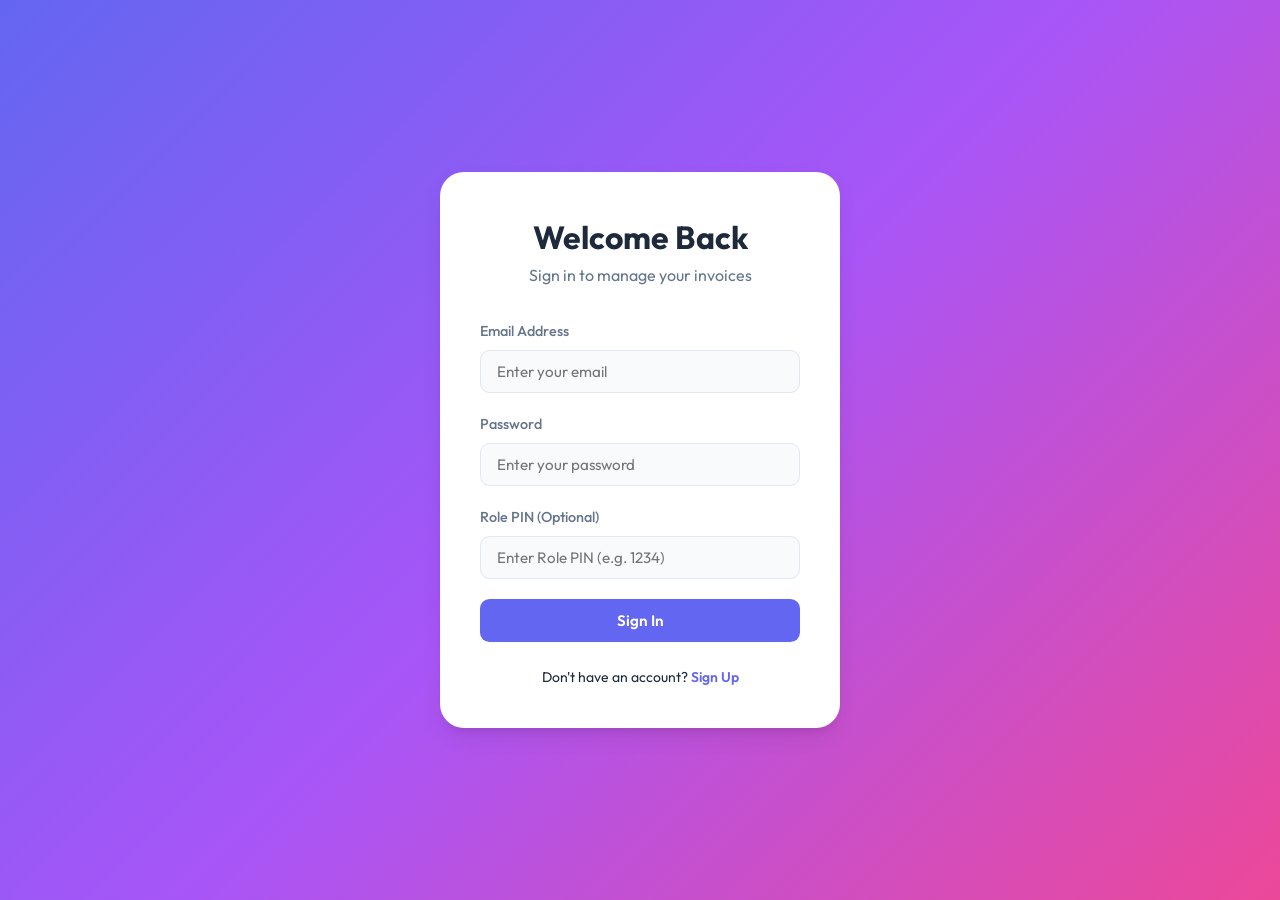
<file: index.html>
<!DOCTYPE html>
<html lang="en">

<head>
    <meta charset="UTF-8">
    <meta name="viewport" content="width=device-width, initial-scale=1.0">
    <title>Invoice Entry | Vyani Enterprise</title>
    <link href="https://fonts.googleapis.com/css2?family=Outfit:wght@100..900&display=swap" rel="stylesheet">
    <link rel="stylesheet" href="style.css">
</head>

<body>
    <div class="app-wrapper">

        <!-- ====== SECTION SWITCH TOGGLE ====== -->
        <div class="section-switch-bar">
            <div class="switch-container" id="section-switch">
                <button class="switch-btn active" id="switch-entry" onclick="switchSection('entry')">
                    <span class="switch-icon">📝</span>
                    <span class="switch-label">Data Entry</span>
                </button>
                <button class="switch-btn" id="switch-history" onclick="switchSection('history')">
                    <span class="switch-icon">📋</span>
                    <span class="switch-label">Invoice History</span>
                </button>
                <div class="switch-slider" id="switch-slider"></div>
            </div>
        </div>

        <!-- ====== SECTION 1: DATA ENTRY ====== -->
        <section class="section-panel active" id="section-entry">
            <div class="dashboard-container">

                <!-- ====== TOP ACTION BAR ====== -->
                <div class="top-action-bar">
                    <h1 class="page-title">Tax Invoice</h1>
                    <div class="top-actions">
                        <button class="chip-btn" onclick="openDialog('supplier-dialog')">🏢 Supplier Info</button>
                        <button class="chip-btn" onclick="openDialog('buyer-dialog')">👤 Buyer Info</button>
                        <button class="chip-btn chip-btn-accent" onclick="openAddItemDialog()">＋ Add Item</button>
                    </div>
                </div>

                <!-- ====== INVOICE DISPLAY (Read-Only View) ====== -->
                <div class="invoice-display">

                    <!-- Supplier Info -->
                    <div class="inv-box supplier-box" style="border-bottom:1px solid var(--border)">
                        <h4>Supplier</h4>
                        <div id="d-supplier">
                            <p class="empty-hint">Click "🏢 Supplier Info" to enter supplier details</p>
                        </div>
                    </div>

                    <!-- Buyer Info -->
                    <div class="inv-box" style="border-bottom:1px solid var(--border)">
                        <h4>Buyer</h4>
                        <div id="d-buyer">
                            <p class="empty-hint">Click "👤 Buyer Info" to enter buyer details</p>
                        </div>
                    </div>

                    <!-- Items Table -->
                    <table class="inv-table">
                        <thead>
                            <tr>
                                <th style="width:50px">Sr</th>
                                <th>Description</th>
                                <th>Challan Date</th>
                                <th>Challan No.</th>
                                <th style="text-align:right">Amount</th>
                                <th style="width:50px"></th>
                            </tr>
                        </thead>
                        <tbody id="items-body">
                            <tr id="empty-row">
                                <td colspan="6" class="empty-hint" style="padding:2rem">No items added. Click "＋ Add
                                    Item" to start.</td>
                            </tr>
                        </tbody>
                    </table>

                    <!-- Totals -->
                    <div class="inv-totals-bar">
                        <div class="amount-words" id="d-amount-words"></div>
                        <div class="inv-totals">
                            <div class="t-row t-grand"><span>Grand Total</span><span id="d-grand-total">0</span></div>
                        </div>
                    </div>
                </div>

                <div class="bottom-bar">
                    <button class="btn btn-secondary" onclick="resetAll()">🔄 Reset</button>
                    <button class="btn btn-primary" onclick="saveInvoice()" style="width:auto;padding:0.75rem 2.5rem">💾
                        Save
                        Invoice</button>
                </div>
            </div>
        </section>

        <!-- ====== SECTION 2: INVOICE HISTORY ====== -->
        <section class="section-panel" id="section-history">
            <div class="dashboard-container">
                <div class="history-header">
                    <h1 class="page-title">📋 Invoice History</h1>
                    <p class="history-subtitle">Your saved invoices appear here</p>
                </div>
                <div id="history-list" class="history-list">
                    <p class="empty-hint" style="padding:1.5rem">No saved invoices yet.</p>
                </div>
            </div>
        </section>
    </div>

    <!-- ====== PRINT PREVIEW DIALOG ====== -->
    <div id="print-dialog" class="modal-overlay">
        <div class="modal-content" style="max-width:800px;">
            <div class="modal-header no-print">
                <h2 class="modal-title">🖨️ Invoice Preview</h2>
                <div style="display:flex;gap:0.5rem;align-items:center;">
                    <button class="btn btn-primary" onclick="doPrint()" style="width:auto;padding:0.5rem 1.5rem">🖨️
                        Print</button>
                    <button class="close-btn" onclick="closeDialog('print-dialog')">×</button>
                </div>
            </div>
            <div id="print-area"></div>
        </div>
    </div>

    <!-- ============================================ -->
    <!-- ========== ALL DIALOG BOXES BELOW ========== -->
    <!-- ============================================ -->

    <!-- DIALOG: Supplier Info -->
    <div id="supplier-dialog" class="modal-overlay">
        <div class="modal-content">
            <div class="modal-header">
                <h2 class="modal-title">🏢 Supplier Details</h2>
                <button class="close-btn" onclick="closeDialog('supplier-dialog')">×</button>
            </div>
            <div class="form-group">
                <label class="form-label">Supplier Name</label>
                <input type="text" id="f-supplier-name" class="form-input" placeholder="e.g. Vyani Enterprise">
            </div>
            <div class="form-group">
                <label class="form-label">Address</label>
                <input type="text" id="f-supplier-address" class="form-input" placeholder="e.g. 467, Pandol">
            </div>
            <div class="form-group">
                <label class="form-label">City</label>
                <input type="text" id="f-supplier-city" class="form-input" placeholder="e.g. Surat">
            </div>
            <div class="form-group">
                <label class="form-label">Pincode</label>
                <input type="text" id="f-supplier-pincode" class="form-input" placeholder="e.g. 395004">
            </div>
            <div class="form-group">
                <label class="form-label">State</label>
                <input type="text" id="f-supplier-state" class="form-input" placeholder="e.g. Gujarat">
            </div>
            <div class="form-group">
                <label class="form-label">Phone No</label>
                <input type="text" id="f-supplier-phone" class="form-input" placeholder="Phone number">
            </div>
            <div class="modal-footer">
                <button class="btn btn-secondary" onclick="closeDialog('supplier-dialog')">Cancel</button>
                <button class="btn btn-primary" onclick="saveSupplierInfo()">Save</button>
            </div>
        </div>
    </div>

    <!-- DIALOG: Buyer Info -->
    <div id="buyer-dialog" class="modal-overlay">
        <div class="modal-content">
            <div class="modal-header">
                <h2 class="modal-title">👤 Buyer Details</h2>
                <button class="close-btn" onclick="closeDialog('buyer-dialog')">×</button>
            </div>
            <div class="form-group">
                <label class="form-label">Buyer Name</label>
                <input type="text" id="f-buyer-name" class="form-input" placeholder="Buyer name">
            </div>
            <div class="form-group">
                <label class="form-label">Address</label>
                <input type="text" id="f-buyer-address" class="form-input" placeholder="e.g. 467, Pandol">
            </div>

            <div class="form-group">
                <label class="form-label">City</label>
                <input type="text" id="f-buyer-city" class="form-input" placeholder="e.g. Surat">
            </div>
            <div class="form-group">
                <label class="form-label">Pincode</label>
                <input type="text" id="f-buyer-pincode" class="form-input" placeholder="e.g. 395004">
            </div>
            <div class="form-group">
                <label class="form-label">State</label>
                <input type="text" id="f-buyer-state" class="form-input" placeholder="e.g. Gujarat">
            </div>
            <div class="form-group">
                <label class="form-label">Phone No</label>
                <input type="text" id="f-buyer-phone" class="form-input" placeholder="Phone number">
            </div>
            <div class="modal-footer">
                <button class="btn btn-secondary" onclick="closeDialog('buyer-dialog')">Cancel</button>
                <button class="btn btn-primary" onclick="saveBuyerInfo()">Save</button>
            </div>
        </div>
    </div>

    <!-- DIALOG: Add Item -->
    <div id="item-dialog" class="modal-overlay">
        <div class="modal-content">
            <div class="modal-header">
                <h2 class="modal-title" id="item-dialog-title">＋ Add Item Entry</h2>
                <button class="close-btn" onclick="closeDialog('item-dialog')">×</button>
            </div>
            <div class="form-group">
                <label class="form-label">Description</label>
                <input type="text" id="f-item-desc" class="form-input" placeholder="e.g. 206">
            </div>
            <div class="form-group">
                <label class="form-label">Challan Date</label>
                <input type="date" id="f-item-date" class="form-input">
            </div>
            <div class="form-group">
                <label class="form-label">Challan No.</label>
                <input type="text" id="f-item-challan" class="form-input" placeholder="e.g. DC-0001">
            </div>
            <div class="form-group">
                <label class="form-label">Amount (₹)</label>
                <input type="number" id="f-item-amount" class="form-input" placeholder="0">
            </div>
            <div class="modal-footer">
                <button class="btn btn-secondary" onclick="closeDialog('item-dialog')">Cancel</button>
                <button class="btn btn-primary" id="btn-save-item" onclick="saveItemEntry()">Add Item</button>
            </div>
        </div>
    </div>

    <script src="script.js"></script>
</body>

</html>
</file>
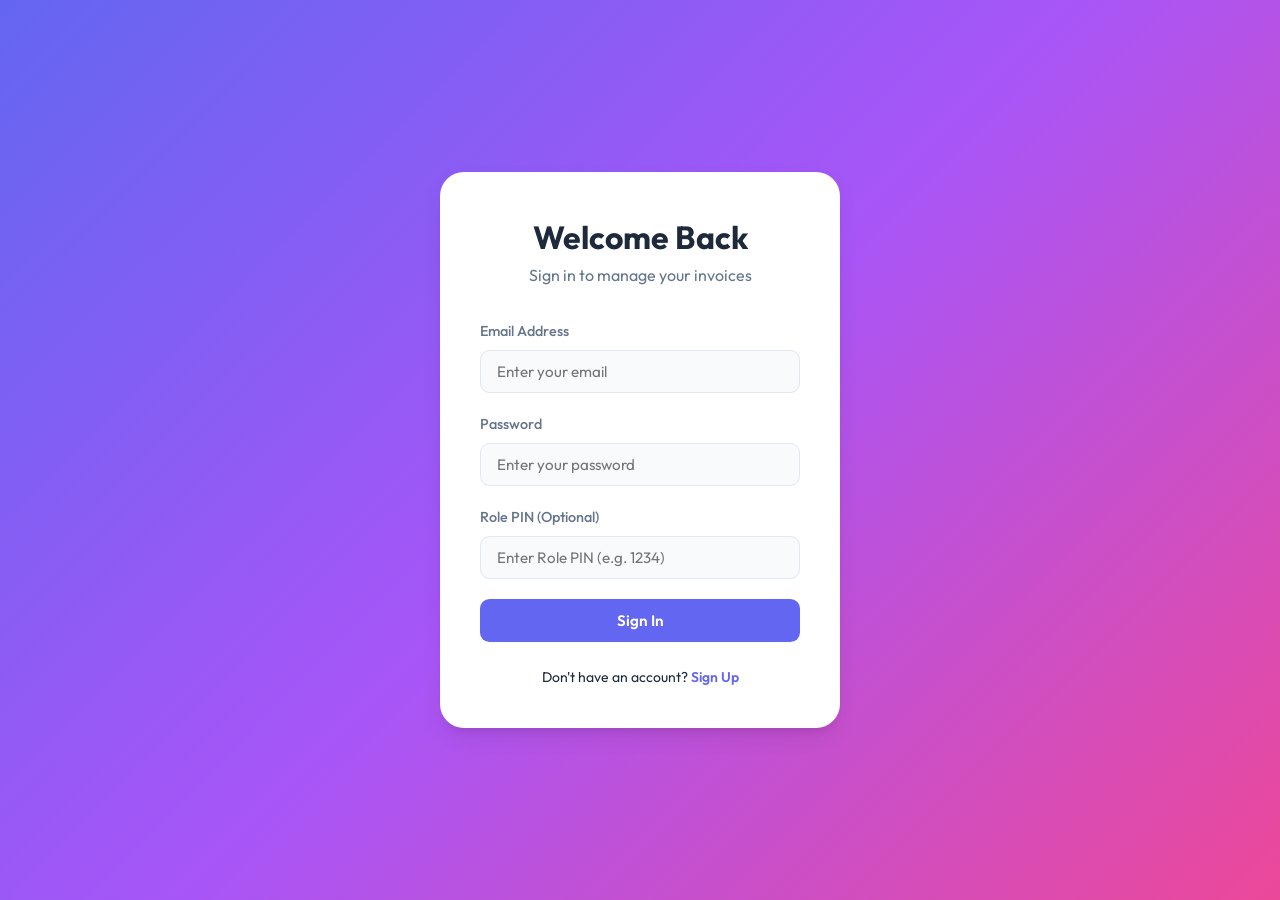
<file: signin.html>
<!DOCTYPE html>
<html lang="en">

<head>
    <meta charset="UTF-8">
    <meta name="viewport" content="width=device-width, initial-scale=1.0">
    <title>Sign In | Invoice Manager</title>
    <link href="https://fonts.googleapis.com/css2?family=Outfit:wght@100..900&display=swap" rel="stylesheet">
    <link rel="stylesheet" href="style.css">
</head>

<body>
    <div class="auth-container">
        <div class="auth-card">
            <h1 class="auth-title">Welcome Back</h1>
            <p class="auth-subtitle">Sign in to manage your invoices</p>
            <form id="signin-form">
                <div class="form-group">
                    <label class="form-label">Email Address</label>
                    <input type="email" id="signin-email" class="form-input" placeholder="Enter your email" required>
                </div>
                <div class="form-group">
                    <label class="form-label">Password</label>
                    <input type="password" id="signin-password" class="form-input" placeholder="Enter your password"
                        required>
                </div>
                <div class="form-group">
                    <label class="form-label">Role PIN (Optional)</label>
                    <input type="password" id="signin-pin" class="form-input" placeholder="Enter Role PIN (e.g. 1234)">
                </div>
                <button type="submit" class="btn btn-primary">Sign In</button>
            </form>
            <div class="auth-footer">
                Don't have an account? <a href="signup.html" class="auth-link">Sign Up</a>
            </div>
        </div>
    </div>
    <script src="script.js"></script>
</body>

</html>
</file>
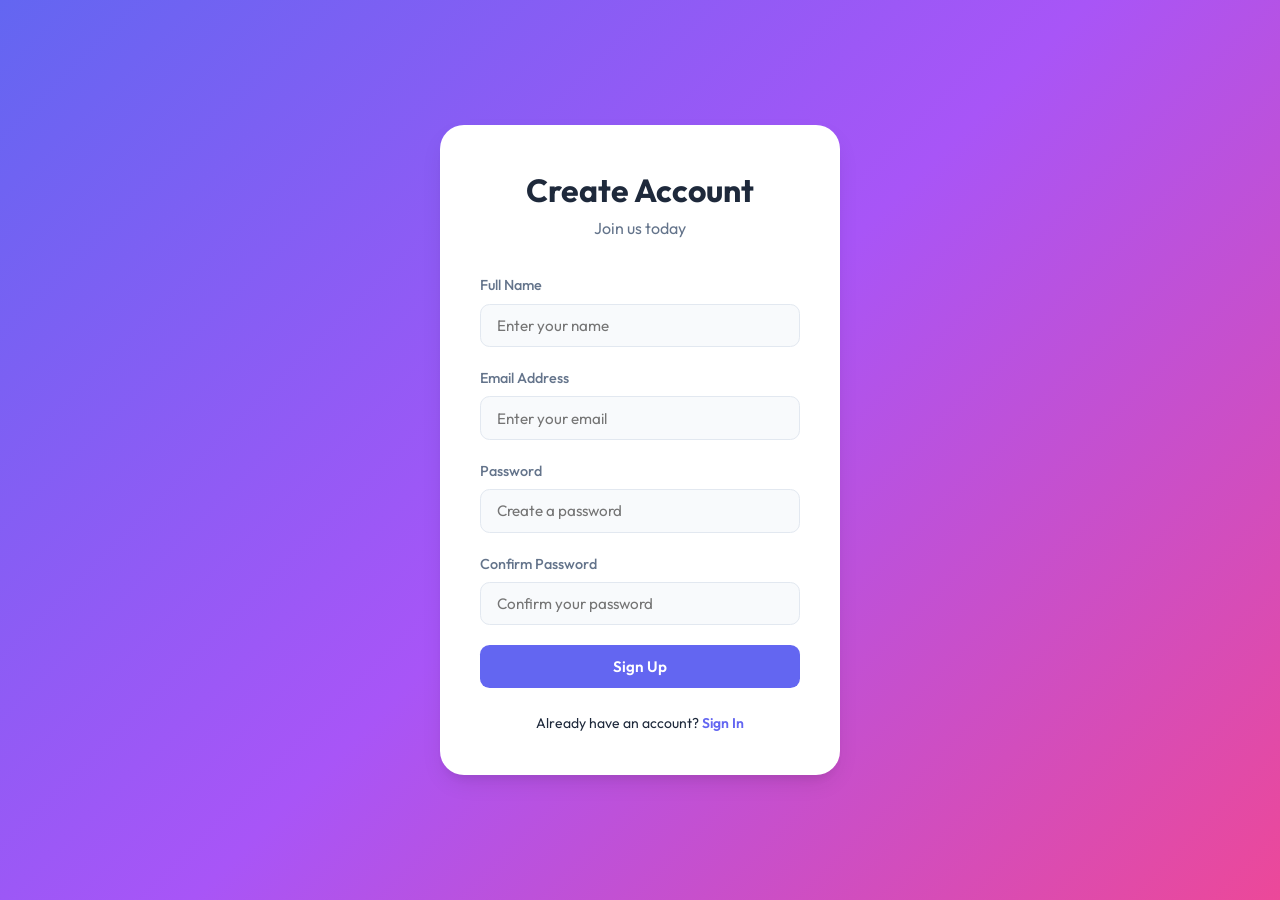
<file: signup.html>
<!DOCTYPE html>
<html lang="en">
<head>
    <meta charset="UTF-8">
    <meta name="viewport" content="width=device-width, initial-scale=1.0">
    <title>Sign Up | Invoice Manager</title>
    <link href="https://fonts.googleapis.com/css2?family=Outfit:wght@100..900&display=swap" rel="stylesheet">
    <link rel="stylesheet" href="style.css">
</head>
<body>
    <div class="auth-container">
        <div class="auth-card">
            <h1 class="auth-title">Create Account</h1>
            <p class="auth-subtitle">Join us today</p>
            <form id="signup-form">
                <div class="form-group">
                    <label class="form-label">Full Name</label>
                    <input type="text" id="signup-name" class="form-input" placeholder="Enter your name" required>
                </div>
                <div class="form-group">
                    <label class="form-label">Email Address</label>
                    <input type="email" id="signup-email" class="form-input" placeholder="Enter your email" required>
                </div>
                <div class="form-group">
                    <label class="form-label">Password</label>
                    <input type="password" id="signup-password" class="form-input" placeholder="Create a password" required>
                </div>
                <div class="form-group">
                    <label class="form-label">Confirm Password</label>
                    <input type="password" id="signup-confirm" class="form-input" placeholder="Confirm your password" required>
                </div>
                <button type="submit" class="btn btn-primary">Sign Up</button>
            </form>
            <div class="auth-footer">
                Already have an account? <a href="signin.html" class="auth-link">Sign In</a>
            </div>
        </div>
    </div>
    <script src="script.js"></script>
</body>
</html>
</file>
<file: style.css>
:root {
    --primary: #6366f1;
    --primary-hover: #4f46e5;
    --accent: #a855f7;
    --bg: #f1f5f9;
    --card: #ffffff;
    --text: #1e293b;
    --text2: #64748b;
    --border: #e2e8f0;
    --success: #10b981;
    --error: #ef4444;
    --shadow: 0 4px 6px -1px rgb(0 0 0 / 0.07), 0 2px 4px -2px rgb(0 0 0 / 0.05);
    --shadow-lg: 0 10px 25px -5px rgb(0 0 0 / 0.1), 0 8px 10px -6px rgb(0 0 0 / 0.08);
}

* {
    margin: 0;
    padding: 0;
    box-sizing: border-box;
}

body {
    font-family: 'Outfit', sans-serif;
    background: var(--bg);
    color: var(--text);
    line-height: 1.6;
}

/* ======================== AUTH PAGES ======================== */
.auth-container {
    min-height: 100vh;
    display: flex;
    align-items: center;
    justify-content: center;
    padding: 2rem;
    background: linear-gradient(135deg, #6366f1 0%, #a855f7 50%, #ec4899 100%);
}

.auth-card {
    background: var(--card);
    padding: 2.5rem;
    border-radius: 1.5rem;
    width: 100%;
    max-width: 400px;
    box-shadow: var(--shadow-lg);
}

.auth-title {
    font-size: 2rem;
    font-weight: 700;
    text-align: center;
}

.auth-subtitle {
    text-align: center;
    color: var(--text2);
    margin-bottom: 2rem;
}

.auth-footer {
    margin-top: 1.5rem;
    text-align: center;
    font-size: 0.875rem;
}

.auth-link {
    color: var(--primary);
    text-decoration: none;
    font-weight: 600;
}

/* ======================== FORM ELEMENTS ======================== */
.form-group {
    margin-bottom: 1.25rem;
}

.form-label {
    display: block;
    margin-bottom: 0.4rem;
    font-weight: 500;
    font-size: 0.9rem;
    color: var(--text2);
}

.form-input {
    width: 100%;
    padding: 0.7rem 1rem;
    border: 1.5px solid var(--border);
    border-radius: 0.6rem;
    font-family: inherit;
    font-size: 0.95rem;
    transition: all 0.25s ease;
    background: #f8fafc;
}

.form-input:focus {
    outline: none;
    border-color: var(--primary);
    background: white;
    box-shadow: 0 0 0 3px rgba(99, 102, 241, 0.15);
}

/* ======================== BUTTONS ======================== */
.btn {
    width: 100%;
    padding: 0.75rem;
    border: none;
    border-radius: 0.6rem;
    font-weight: 600;
    font-family: inherit;
    font-size: 0.95rem;
    cursor: pointer;
    transition: all 0.25s ease;
}

.btn-primary {
    background: var(--primary);
    color: white;
}

.btn-primary:hover {
    background: var(--primary-hover);
    transform: translateY(-1px);
    box-shadow: var(--shadow);
}

.btn-secondary {
    background: white;
    border: 1.5px solid var(--border);
    color: var(--text);
}

.btn-secondary:hover {
    background: var(--bg);
}

/* ======================== APP WRAPPER ======================== */
.app-wrapper {
    min-height: 100vh;
    display: flex;
    flex-direction: column;
}

/* ======================== SECTION SWITCH BAR ======================== */
.section-switch-bar {
    position: sticky;
    top: 0;
    z-index: 100;
    display: flex;
    justify-content: center;
    padding: 1rem 1rem 0.75rem;
    background: linear-gradient(135deg, #6366f1 0%, #7c3aed 50%, #a855f7 100%);
    box-shadow: 0 4px 20px rgba(99, 102, 241, 0.3);
}

.switch-container {
    position: relative;
    display: flex;
    background: rgba(255, 255, 255, 0.15);
    backdrop-filter: blur(10px);
    border-radius: 3rem;
    padding: 4px;
    gap: 0;
    border: 1px solid rgba(255, 255, 255, 0.2);
}

.switch-btn {
    position: relative;
    z-index: 2;
    display: flex;
    align-items: center;
    gap: 0.5rem;
    padding: 0.65rem 1.5rem;
    border: none;
    border-radius: 3rem;
    background: transparent;
    color: rgba(255, 255, 255, 0.7);
    font-family: inherit;
    font-size: 0.9rem;
    font-weight: 600;
    cursor: pointer;
    transition: color 0.3s ease;
    white-space: nowrap;
}

.switch-btn.active {
    color: var(--primary);
}

.switch-btn:hover:not(.active) {
    color: rgba(255, 255, 255, 1);
}

.switch-icon {
    font-size: 1.1rem;
}

.switch-slider {
    position: absolute;
    top: 4px;
    left: 4px;
    height: calc(100% - 8px);
    width: calc(50% - 4px);
    background: white;
    border-radius: 3rem;
    box-shadow: 0 2px 10px rgba(0, 0, 0, 0.15);
    transition: transform 0.35s cubic-bezier(0.4, 0, 0.2, 1);
    z-index: 1;
}

.switch-slider.right {
    transform: translateX(100%);
}

/* ======================== SECTION PANELS ======================== */
.section-panel {
    display: none;
    flex: 1;
    padding: 1.5rem;
    animation: fadeSlideIn 0.4s ease-out;
}

.section-panel.active {
    display: block;
}

@keyframes fadeSlideIn {
    from {
        opacity: 0;
        transform: translateY(15px);
    }

    to {
        opacity: 1;
        transform: translateY(0);
    }
}

/* ======================== DASHBOARD ======================== */
.dashboard-container {
    max-width: 1100px;
    margin: 0 auto;
}

.top-action-bar {
    display: flex;
    flex-wrap: wrap;
    justify-content: space-between;
    align-items: center;
    margin-bottom: 1.5rem;
    gap: 1rem;
}

.page-title {
    font-size: 1.75rem;
    font-weight: 800;
    background: linear-gradient(135deg, var(--primary), var(--accent));
    -webkit-background-clip: text;
    background-clip: text;
    -webkit-text-fill-color: transparent;
}

.top-actions {
    display: flex;
    flex-wrap: wrap;
    gap: 0.5rem;
}

.chip-btn {
    padding: 0.5rem 1.1rem;
    border: 1.5px solid var(--border);
    border-radius: 2rem;
    background: white;
    font-family: inherit;
    font-size: 0.85rem;
    font-weight: 500;
    cursor: pointer;
    transition: all 0.2s ease;
    white-space: nowrap;
}

.chip-btn:hover {
    border-color: var(--primary);
    color: var(--primary);
    transform: translateY(-1px);
    box-shadow: var(--shadow);
}

.chip-btn-accent {
    background: var(--primary);
    color: white;
    border-color: var(--primary);
}

.chip-btn-accent:hover {
    background: var(--primary-hover);
    border-color: var(--primary-hover);
    color: white;
}

/* ======================== INVOICE DISPLAY ======================== */
.invoice-display {
    background: white;
    border-radius: 1rem;
    box-shadow: var(--shadow);
    overflow: hidden;
}

.inv-grid-top {
    display: grid;
    grid-template-columns: 1.5fr 1fr;
    border-bottom: 1px solid var(--border);
}

.inv-box {
    padding: 1.25rem 1.5rem;
}

.inv-box h3,
.inv-box h4 {
    font-size: 0.95rem;
    color: var(--primary);
    margin-bottom: 0.5rem;
    text-transform: uppercase;
    letter-spacing: 0.5px;
}

.inv-box p {
    font-size: 0.85rem;
    color: var(--text2);
    margin-bottom: 0.15rem;
}

.supplier-box {
    border-right: 1px solid var(--border);
}

.meta-box {
    display: flex;
    flex-direction: column;
    gap: 0.3rem;
    justify-content: center;
}

.meta-row {
    display: flex;
    justify-content: space-between;
    font-size: 0.85rem;
    padding: 0.15rem 0;
}

.meta-row span {
    color: var(--text2);
}

.meta-row strong {
    color: var(--text);
}

.inv-grid-mid {
    display: grid;
    grid-template-columns: 1fr 1fr;
    border-bottom: 1px solid var(--border);
}

.buyer-box {
    border-right: 1px solid var(--border);
}

.empty-hint {
    color: var(--text2);
    font-size: 0.85rem;
    font-style: italic;
}

/* ======================== TABLE ======================== */
.inv-table {
    width: 100%;
    border-collapse: collapse;
}

.inv-table th {
    background: #f8fafc;
    padding: 0.75rem 1rem;
    text-align: left;
    font-size: 0.8rem;
    font-weight: 600;
    text-transform: uppercase;
    letter-spacing: 0.5px;
    color: var(--text2);
    border-bottom: 2px solid var(--border);
}

.inv-table td {
    padding: 0.75rem 1rem;
    font-size: 0.9rem;
    border-bottom: 1px solid var(--border);
}

.inv-table tbody tr:hover {
    background: #f8fafc;
}

.delete-btn {
    background: none;
    border: none;
    color: var(--error);
    cursor: pointer;
    font-size: 1rem;
    opacity: 0.6;
    transition: opacity 0.2s;
}

.edit-btn {
    background: none;
    border: none;
    color: var(--primary);
    cursor: pointer;
    font-size: 1rem;
    opacity: 0.6;
    transition: opacity 0.2s;
    margin-right: 8px;
}

.delete-btn:hover,
.edit-btn:hover {
    opacity: 1;
}

/* ======================== TOTALS BAR ======================== */
.inv-totals-bar {
    display: flex;
    justify-content: space-between;
    align-items: flex-end;
    padding: 1.25rem 1.5rem;
    border-top: 1px solid var(--border);
    gap: 2rem;
}

.amount-words {
    font-size: 0.85rem;
    color: var(--text2);
    flex: 1;
}

.amount-words strong {
    color: var(--text);
}

.inv-totals {
    width: 280px;
    flex-shrink: 0;
}

.t-row {
    display: flex;
    justify-content: space-between;
    font-size: 0.9rem;
    padding: 0.3rem 0;
}

.t-grand {
    font-weight: 700;
    font-size: 1.1rem;
    color: var(--primary);
    padding-top: 0.5rem;
    margin-top: 0.3rem;
    border-top: 2px solid var(--border);
}

/* ======================== BOTTOM BAR ======================== */
.bottom-bar {
    display: flex;
    justify-content: flex-end;
    gap: 1rem;
    margin-top: 1.5rem;
}

/* ======================== HISTORY SECTION ======================== */
.history-header {
    margin-bottom: 1.5rem;
}

.history-subtitle {
    color: var(--text2);
    font-size: 0.95rem;
    margin-top: 0.25rem;
}

.history-list {
    display: flex;
    flex-direction: column;
    gap: 0.75rem;
}

.history-card {
    display: flex;
    flex-direction: column;
    gap: 0.5rem;
    background: white;
    padding: 1rem 1.25rem;
    border-radius: 0.75rem;
    border: 1px solid var(--border);
    transition: all 0.25s ease;
    box-shadow: var(--shadow);
}

.history-card:hover {
    border-color: var(--primary);
    box-shadow: 0 6px 20px rgba(99, 102, 241, 0.15);
    transform: translateY(-2px);
}

.history-card-info {
    display: flex;
    flex-direction: column;
    gap: 0.1rem;
}

.history-card-info .hc-buyer {
    font-weight: 700;
    font-size: 0.95rem;
}

.history-card-info .hc-meta {
    font-size: 0.78rem;
    color: var(--text2);
    line-height: 1.4;
}

.history-card-actions {
    display: flex;
    gap: 0.35rem;
}

.icon-btn {
    padding: 0.5rem 0.75rem;
    border: 1.5px solid var(--border);
    border-radius: 0.5rem;
    background: white;
    cursor: pointer;
    font-size: 0.85rem;
    font-family: inherit;
    transition: all 0.2s;
}

.icon-btn:hover {
    border-color: var(--primary);
    color: var(--primary);
    background: #f0f0ff;
}

.icon-btn-danger:hover {
    border-color: var(--error);
    color: var(--error);
    background: #fff0f0;
}

/* ======================== HISTORY COUNT BADGE ======================== */
.history-count-badge {
    display: inline-flex;
    align-items: center;
    justify-content: center;
    background: rgba(255, 255, 255, 0.3);
    color: white;
    font-size: 0.7rem;
    font-weight: 700;
    min-width: 20px;
    height: 20px;
    border-radius: 10px;
    padding: 0 5px;
    margin-left: 4px;
}

.switch-btn.active .history-count-badge {
    background: var(--primary);
    color: white;
}

/* ======================== PRINT INVOICE ======================== */
.print-invoice {
    font-family: 'Outfit', Arial, sans-serif;
    color: #000;
    font-size: 12px;
    line-height: 1.5;
}

.print-invoice h2 {
    text-align: center;
    font-size: 18px;
    border-bottom: 2px solid #000;
    padding-bottom: 6px;
    margin-bottom: 12px;
}

.print-invoice .pi-grid {
    display: grid;
    grid-template-columns: 1.5fr 1fr;
    border: 1px solid #ccc;
    margin-bottom: 10px;
}

.print-invoice .pi-cell {
    padding: 8px 10px;
    border: 1px solid #ccc;
}

.print-invoice table {
    width: 100%;
    border-collapse: collapse;
    margin-bottom: 10px;
}

.print-invoice th,
.print-invoice td {
    border: 1px solid #ccc;
    padding: 6px 8px;
    text-align: left;
}

.print-invoice th {
    background: #f0f0f0;
    font-weight: 600;
}

.print-invoice .pi-totals {
    display: flex;
    justify-content: flex-end;
}

.print-invoice .pi-totals-inner {
    width: 250px;
}

.print-invoice .pi-totals-inner div {
    display: flex;
    justify-content: space-between;
    padding: 2px 0;
    font-size: 12px;
}

.print-invoice .pi-grand {
    font-weight: 700;
    border-top: 2px solid #000;
    padding-top: 4px;
    margin-top: 4px;
    font-size: 14px;
}

.print-invoice .pi-words {
    margin-top: 10px;
    font-size: 11px;
    border-top: 1px solid #ccc;
    padding-top: 6px;
}

/* ======================== MODAL / DIALOG BOX ======================== */
.modal-overlay {
    position: fixed;
    top: 0;
    left: 0;
    width: 100%;
    height: 100%;
    background: rgba(15, 23, 42, 0.5);
    backdrop-filter: blur(6px);
    display: none;
    align-items: center;
    justify-content: center;
    z-index: 1000;
    padding: 1rem;
}

.modal-content {
    background: white;
    padding: 2rem;
    border-radius: 1.25rem;
    width: 100%;
    max-width: 460px;
    max-height: 90vh;
    overflow-y: auto;
    box-shadow: var(--shadow-lg);
    animation: slideUp 0.3s ease-out;
}

@keyframes slideUp {
    from {
        opacity: 0;
        transform: translateY(30px) scale(0.97);
    }

    to {
        opacity: 1;
        transform: translateY(0) scale(1);
    }
}

.modal-header {
    display: flex;
    justify-content: space-between;
    align-items: center;
    margin-bottom: 1.5rem;
}

.modal-title {
    font-size: 1.25rem;
    font-weight: 700;
}

.close-btn {
    background: none;
    border: none;
    font-size: 1.5rem;
    cursor: pointer;
    color: var(--text2);
    transition: color 0.2s;
}

.close-btn:hover {
    color: var(--text);
}

.modal-footer {
    display: flex;
    justify-content: flex-end;
    gap: 0.75rem;
    margin-top: 1.5rem;
}

.modal-footer .btn {
    width: auto;
    padding: 0.6rem 1.5rem;
}

/* ======================== RESPONSIVE ======================== */
@media (max-width: 768px) {

    .inv-grid-top,
    .inv-grid-mid {
        grid-template-columns: 1fr;
    }

    .supplier-box,
    .buyer-box {
        border-right: none;
        border-bottom: 1px solid var(--border);
    }

    .inv-totals-bar {
        flex-direction: column;
    }

    .inv-totals {
        width: 100%;
    }

    .top-action-bar {
        flex-direction: column;
        align-items: flex-start;
    }

    .section-panel {
        padding: 1rem;
    }

    .switch-btn {
        padding: 0.55rem 1rem;
        font-size: 0.8rem;
    }

    .switch-icon {
        font-size: 1rem;
    }

    .section-switch-bar {
        padding: 0.75rem 0.75rem 0.5rem;
    }
}

/* ======================== PRINT MEDIA ======================== */
@media print {
    body * {
        visibility: hidden;
    }

    #print-area,
    #print-area * {
        visibility: visible;
    }

    #print-area {
        position: fixed;
        top: 0;
        left: 0;
        width: 100%;
        padding: 20px;
    }

    .no-print {
        display: none !important;
    }
}
</file>
